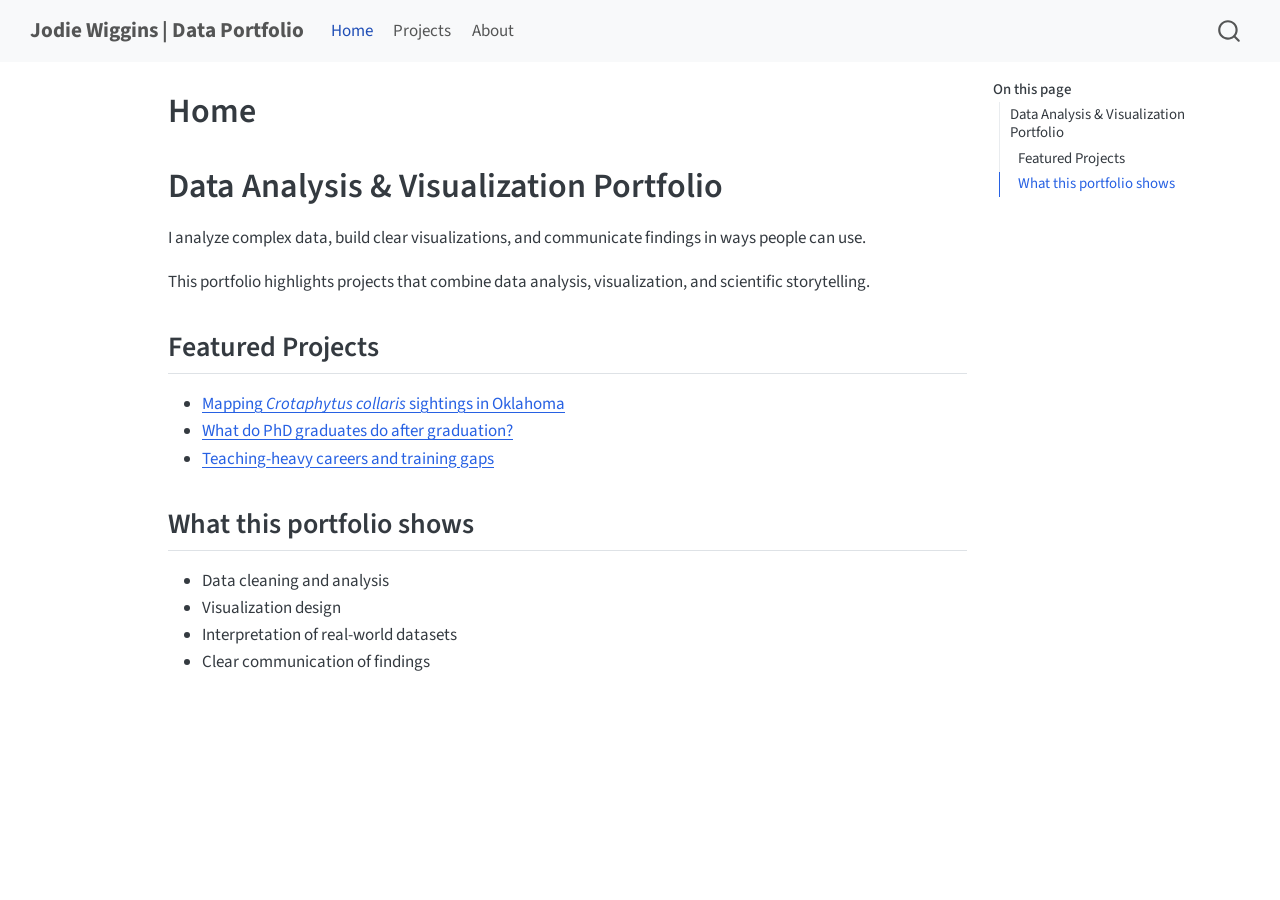
<file: index.html>
<!DOCTYPE html>
<html xmlns="http://www.w3.org/1999/xhtml" lang="en" xml:lang="en"><head>

<meta charset="utf-8">
<meta name="generator" content="quarto-1.8.26">

<meta name="viewport" content="width=device-width, initial-scale=1.0, user-scalable=yes">


<title>Home – Jodie Wiggins | Data Portfolio</title>
<style>
code{white-space: pre-wrap;}
span.smallcaps{font-variant: small-caps;}
div.columns{display: flex; gap: min(4vw, 1.5em);}
div.column{flex: auto; overflow-x: auto;}
div.hanging-indent{margin-left: 1.5em; text-indent: -1.5em;}
ul.task-list{list-style: none;}
ul.task-list li input[type="checkbox"] {
  width: 0.8em;
  margin: 0 0.8em 0.2em -1em; /* quarto-specific, see https://github.com/quarto-dev/quarto-cli/issues/4556 */ 
  vertical-align: middle;
}
</style>


<script src="site_libs/quarto-nav/quarto-nav.js"></script>
<script src="site_libs/quarto-nav/headroom.min.js"></script>
<script src="site_libs/clipboard/clipboard.min.js"></script>
<script src="site_libs/quarto-search/autocomplete.umd.js"></script>
<script src="site_libs/quarto-search/fuse.min.js"></script>
<script src="site_libs/quarto-search/quarto-search.js"></script>
<meta name="quarto:offset" content="./">
<script src="site_libs/quarto-html/quarto.js" type="module"></script>
<script src="site_libs/quarto-html/tabsets/tabsets.js" type="module"></script>
<script src="site_libs/quarto-html/axe/axe-check.js" type="module"></script>
<script src="site_libs/quarto-html/popper.min.js"></script>
<script src="site_libs/quarto-html/tippy.umd.min.js"></script>
<script src="site_libs/quarto-html/anchor.min.js"></script>
<link href="site_libs/quarto-html/tippy.css" rel="stylesheet">
<link href="site_libs/quarto-html/quarto-syntax-highlighting-587c61ba64f3a5504c4d52d930310e48.css" rel="stylesheet" id="quarto-text-highlighting-styles">
<script src="site_libs/bootstrap/bootstrap.min.js"></script>
<link href="site_libs/bootstrap/bootstrap-icons.css" rel="stylesheet">
<link href="site_libs/bootstrap/bootstrap-5b4ad623e5705c0698d39aec6f10cf02.min.css" rel="stylesheet" append-hash="true" id="quarto-bootstrap" data-mode="light">
<script id="quarto-search-options" type="application/json">{
  "location": "navbar",
  "copy-button": false,
  "collapse-after": 3,
  "panel-placement": "end",
  "type": "overlay",
  "limit": 50,
  "keyboard-shortcut": [
    "f",
    "/",
    "s"
  ],
  "show-item-context": false,
  "language": {
    "search-no-results-text": "No results",
    "search-matching-documents-text": "matching documents",
    "search-copy-link-title": "Copy link to search",
    "search-hide-matches-text": "Hide additional matches",
    "search-more-match-text": "more match in this document",
    "search-more-matches-text": "more matches in this document",
    "search-clear-button-title": "Clear",
    "search-text-placeholder": "",
    "search-detached-cancel-button-title": "Cancel",
    "search-submit-button-title": "Submit",
    "search-label": "Search"
  }
}</script>


<link rel="stylesheet" href="styles.css">
</head>

<body class="nav-fixed quarto-light">

<div id="quarto-search-results"></div>
  <header id="quarto-header" class="headroom fixed-top">
    <nav class="navbar navbar-expand-lg " data-bs-theme="dark">
      <div class="navbar-container container-fluid">
      <div class="navbar-brand-container mx-auto">
    <a class="navbar-brand" href="./index.html">
    <span class="navbar-title">Jodie Wiggins | Data Portfolio</span>
    </a>
  </div>
            <div id="quarto-search" class="" title="Search"></div>
          <button class="navbar-toggler" type="button" data-bs-toggle="collapse" data-bs-target="#navbarCollapse" aria-controls="navbarCollapse" role="menu" aria-expanded="false" aria-label="Toggle navigation" onclick="if (window.quartoToggleHeadroom) { window.quartoToggleHeadroom(); }">
  <span class="navbar-toggler-icon"></span>
</button>
          <div class="collapse navbar-collapse" id="navbarCollapse">
            <ul class="navbar-nav navbar-nav-scroll me-auto">
  <li class="nav-item">
    <a class="nav-link active" href="./index.html" aria-current="page"> 
<span class="menu-text">Home</span></a>
  </li>  
  <li class="nav-item">
    <a class="nav-link" href="./projects.html"> 
<span class="menu-text">Projects</span></a>
  </li>  
  <li class="nav-item">
    <a class="nav-link" href="./about.html"> 
<span class="menu-text">About</span></a>
  </li>  
</ul>
          </div> <!-- /navcollapse -->
            <div class="quarto-navbar-tools">
</div>
      </div> <!-- /container-fluid -->
    </nav>
</header>
<!-- content -->
<div id="quarto-content" class="quarto-container page-columns page-rows-contents page-layout-article page-navbar">
<!-- sidebar -->
<!-- margin-sidebar -->
    <div id="quarto-margin-sidebar" class="sidebar margin-sidebar">
        <nav id="TOC" role="doc-toc" class="toc-active">
    <h2 id="toc-title">On this page</h2>
   
  <ul>
  <li><a href="#data-analysis-visualization-portfolio" id="toc-data-analysis-visualization-portfolio" class="nav-link active" data-scroll-target="#data-analysis-visualization-portfolio">Data Analysis &amp; Visualization Portfolio</a>
  <ul class="collapse">
  <li><a href="#featured-projects" id="toc-featured-projects" class="nav-link" data-scroll-target="#featured-projects">Featured Projects</a></li>
  <li><a href="#what-this-portfolio-shows" id="toc-what-this-portfolio-shows" class="nav-link" data-scroll-target="#what-this-portfolio-shows">What this portfolio shows</a></li>
  </ul></li>
  </ul>
</nav>
    </div>
<!-- main -->
<main class="content" id="quarto-document-content">

<header id="title-block-header" class="quarto-title-block default">
<div class="quarto-title">
<h1 class="title">Home</h1>
</div>



<div class="quarto-title-meta">

    
  
    
  </div>
  


</header>


<section id="data-analysis-visualization-portfolio" class="level1">
<h1>Data Analysis &amp; Visualization Portfolio</h1>
<p>I analyze complex data, build clear visualizations, and communicate findings in ways people can use.</p>
<p>This portfolio highlights projects that combine data analysis, visualization, and scientific storytelling.</p>
<section id="featured-projects" class="level2">
<h2 class="anchored" data-anchor-id="featured-projects">Featured Projects</h2>
<ul>
<li><a href="./projects/collared-lizard.html">Mapping <em>Crotaphytus collaris</em> sightings in Oklahoma</a></li>
<li><a href="./projects/phd-careers.html">What do PhD graduates do after graduation?</a></li>
<li><a href="./projects/teaching-training.html">Teaching-heavy careers and training gaps</a></li>
</ul>
</section>
<section id="what-this-portfolio-shows" class="level2">
<h2 class="anchored" data-anchor-id="what-this-portfolio-shows">What this portfolio shows</h2>
<ul>
<li>Data cleaning and analysis</li>
<li>Visualization design</li>
<li>Interpretation of real-world datasets</li>
<li>Clear communication of findings</li>
</ul>


</section>
</section>

</main> <!-- /main -->
<script id="quarto-html-after-body" type="application/javascript">
  window.document.addEventListener("DOMContentLoaded", function (event) {
    const icon = "";
    const anchorJS = new window.AnchorJS();
    anchorJS.options = {
      placement: 'right',
      icon: icon
    };
    anchorJS.add('.anchored');
    const isCodeAnnotation = (el) => {
      for (const clz of el.classList) {
        if (clz.startsWith('code-annotation-')) {                     
          return true;
        }
      }
      return false;
    }
    const onCopySuccess = function(e) {
      // button target
      const button = e.trigger;
      // don't keep focus
      button.blur();
      // flash "checked"
      button.classList.add('code-copy-button-checked');
      var currentTitle = button.getAttribute("title");
      button.setAttribute("title", "Copied!");
      let tooltip;
      if (window.bootstrap) {
        button.setAttribute("data-bs-toggle", "tooltip");
        button.setAttribute("data-bs-placement", "left");
        button.setAttribute("data-bs-title", "Copied!");
        tooltip = new bootstrap.Tooltip(button, 
          { trigger: "manual", 
            customClass: "code-copy-button-tooltip",
            offset: [0, -8]});
        tooltip.show();    
      }
      setTimeout(function() {
        if (tooltip) {
          tooltip.hide();
          button.removeAttribute("data-bs-title");
          button.removeAttribute("data-bs-toggle");
          button.removeAttribute("data-bs-placement");
        }
        button.setAttribute("title", currentTitle);
        button.classList.remove('code-copy-button-checked');
      }, 1000);
      // clear code selection
      e.clearSelection();
    }
    const getTextToCopy = function(trigger) {
      const outerScaffold = trigger.parentElement.cloneNode(true);
      const codeEl = outerScaffold.querySelector('code');
      for (const childEl of codeEl.children) {
        if (isCodeAnnotation(childEl)) {
          childEl.remove();
        }
      }
      return codeEl.innerText;
    }
    const clipboard = new window.ClipboardJS('.code-copy-button:not([data-in-quarto-modal])', {
      text: getTextToCopy
    });
    clipboard.on('success', onCopySuccess);
    if (window.document.getElementById('quarto-embedded-source-code-modal')) {
      const clipboardModal = new window.ClipboardJS('.code-copy-button[data-in-quarto-modal]', {
        text: getTextToCopy,
        container: window.document.getElementById('quarto-embedded-source-code-modal')
      });
      clipboardModal.on('success', onCopySuccess);
    }
      var localhostRegex = new RegExp(/^(?:http|https):\/\/localhost\:?[0-9]*\//);
      var mailtoRegex = new RegExp(/^mailto:/);
        var filterRegex = new RegExp('/' + window.location.host + '/');
      var isInternal = (href) => {
          return filterRegex.test(href) || localhostRegex.test(href) || mailtoRegex.test(href);
      }
      // Inspect non-navigation links and adorn them if external
     var links = window.document.querySelectorAll('a[href]:not(.nav-link):not(.navbar-brand):not(.toc-action):not(.sidebar-link):not(.sidebar-item-toggle):not(.pagination-link):not(.no-external):not([aria-hidden]):not(.dropdown-item):not(.quarto-navigation-tool):not(.about-link)');
      for (var i=0; i<links.length; i++) {
        const link = links[i];
        if (!isInternal(link.href)) {
          // undo the damage that might have been done by quarto-nav.js in the case of
          // links that we want to consider external
          if (link.dataset.originalHref !== undefined) {
            link.href = link.dataset.originalHref;
          }
        }
      }
    function tippyHover(el, contentFn, onTriggerFn, onUntriggerFn) {
      const config = {
        allowHTML: true,
        maxWidth: 500,
        delay: 100,
        arrow: false,
        appendTo: function(el) {
            return el.parentElement;
        },
        interactive: true,
        interactiveBorder: 10,
        theme: 'quarto',
        placement: 'bottom-start',
      };
      if (contentFn) {
        config.content = contentFn;
      }
      if (onTriggerFn) {
        config.onTrigger = onTriggerFn;
      }
      if (onUntriggerFn) {
        config.onUntrigger = onUntriggerFn;
      }
      window.tippy(el, config); 
    }
    const noterefs = window.document.querySelectorAll('a[role="doc-noteref"]');
    for (var i=0; i<noterefs.length; i++) {
      const ref = noterefs[i];
      tippyHover(ref, function() {
        // use id or data attribute instead here
        let href = ref.getAttribute('data-footnote-href') || ref.getAttribute('href');
        try { href = new URL(href).hash; } catch {}
        const id = href.replace(/^#\/?/, "");
        const note = window.document.getElementById(id);
        if (note) {
          return note.innerHTML;
        } else {
          return "";
        }
      });
    }
    const xrefs = window.document.querySelectorAll('a.quarto-xref');
    const processXRef = (id, note) => {
      // Strip column container classes
      const stripColumnClz = (el) => {
        el.classList.remove("page-full", "page-columns");
        if (el.children) {
          for (const child of el.children) {
            stripColumnClz(child);
          }
        }
      }
      stripColumnClz(note)
      if (id === null || id.startsWith('sec-')) {
        // Special case sections, only their first couple elements
        const container = document.createElement("div");
        if (note.children && note.children.length > 2) {
          container.appendChild(note.children[0].cloneNode(true));
          for (let i = 1; i < note.children.length; i++) {
            const child = note.children[i];
            if (child.tagName === "P" && child.innerText === "") {
              continue;
            } else {
              container.appendChild(child.cloneNode(true));
              break;
            }
          }
          if (window.Quarto?.typesetMath) {
            window.Quarto.typesetMath(container);
          }
          return container.innerHTML
        } else {
          if (window.Quarto?.typesetMath) {
            window.Quarto.typesetMath(note);
          }
          return note.innerHTML;
        }
      } else {
        // Remove any anchor links if they are present
        const anchorLink = note.querySelector('a.anchorjs-link');
        if (anchorLink) {
          anchorLink.remove();
        }
        if (window.Quarto?.typesetMath) {
          window.Quarto.typesetMath(note);
        }
        if (note.classList.contains("callout")) {
          return note.outerHTML;
        } else {
          return note.innerHTML;
        }
      }
    }
    for (var i=0; i<xrefs.length; i++) {
      const xref = xrefs[i];
      tippyHover(xref, undefined, function(instance) {
        instance.disable();
        let url = xref.getAttribute('href');
        let hash = undefined; 
        if (url.startsWith('#')) {
          hash = url;
        } else {
          try { hash = new URL(url).hash; } catch {}
        }
        if (hash) {
          const id = hash.replace(/^#\/?/, "");
          const note = window.document.getElementById(id);
          if (note !== null) {
            try {
              const html = processXRef(id, note.cloneNode(true));
              instance.setContent(html);
            } finally {
              instance.enable();
              instance.show();
            }
          } else {
            // See if we can fetch this
            fetch(url.split('#')[0])
            .then(res => res.text())
            .then(html => {
              const parser = new DOMParser();
              const htmlDoc = parser.parseFromString(html, "text/html");
              const note = htmlDoc.getElementById(id);
              if (note !== null) {
                const html = processXRef(id, note);
                instance.setContent(html);
              } 
            }).finally(() => {
              instance.enable();
              instance.show();
            });
          }
        } else {
          // See if we can fetch a full url (with no hash to target)
          // This is a special case and we should probably do some content thinning / targeting
          fetch(url)
          .then(res => res.text())
          .then(html => {
            const parser = new DOMParser();
            const htmlDoc = parser.parseFromString(html, "text/html");
            const note = htmlDoc.querySelector('main.content');
            if (note !== null) {
              // This should only happen for chapter cross references
              // (since there is no id in the URL)
              // remove the first header
              if (note.children.length > 0 && note.children[0].tagName === "HEADER") {
                note.children[0].remove();
              }
              const html = processXRef(null, note);
              instance.setContent(html);
            } 
          }).finally(() => {
            instance.enable();
            instance.show();
          });
        }
      }, function(instance) {
      });
    }
        let selectedAnnoteEl;
        const selectorForAnnotation = ( cell, annotation) => {
          let cellAttr = 'data-code-cell="' + cell + '"';
          let lineAttr = 'data-code-annotation="' +  annotation + '"';
          const selector = 'span[' + cellAttr + '][' + lineAttr + ']';
          return selector;
        }
        const selectCodeLines = (annoteEl) => {
          const doc = window.document;
          const targetCell = annoteEl.getAttribute("data-target-cell");
          const targetAnnotation = annoteEl.getAttribute("data-target-annotation");
          const annoteSpan = window.document.querySelector(selectorForAnnotation(targetCell, targetAnnotation));
          const lines = annoteSpan.getAttribute("data-code-lines").split(",");
          const lineIds = lines.map((line) => {
            return targetCell + "-" + line;
          })
          let top = null;
          let height = null;
          let parent = null;
          if (lineIds.length > 0) {
              //compute the position of the single el (top and bottom and make a div)
              const el = window.document.getElementById(lineIds[0]);
              top = el.offsetTop;
              height = el.offsetHeight;
              parent = el.parentElement.parentElement;
            if (lineIds.length > 1) {
              const lastEl = window.document.getElementById(lineIds[lineIds.length - 1]);
              const bottom = lastEl.offsetTop + lastEl.offsetHeight;
              height = bottom - top;
            }
            if (top !== null && height !== null && parent !== null) {
              // cook up a div (if necessary) and position it 
              let div = window.document.getElementById("code-annotation-line-highlight");
              if (div === null) {
                div = window.document.createElement("div");
                div.setAttribute("id", "code-annotation-line-highlight");
                div.style.position = 'absolute';
                parent.appendChild(div);
              }
              div.style.top = top - 2 + "px";
              div.style.height = height + 4 + "px";
              div.style.left = 0;
              let gutterDiv = window.document.getElementById("code-annotation-line-highlight-gutter");
              if (gutterDiv === null) {
                gutterDiv = window.document.createElement("div");
                gutterDiv.setAttribute("id", "code-annotation-line-highlight-gutter");
                gutterDiv.style.position = 'absolute';
                const codeCell = window.document.getElementById(targetCell);
                const gutter = codeCell.querySelector('.code-annotation-gutter');
                gutter.appendChild(gutterDiv);
              }
              gutterDiv.style.top = top - 2 + "px";
              gutterDiv.style.height = height + 4 + "px";
            }
            selectedAnnoteEl = annoteEl;
          }
        };
        const unselectCodeLines = () => {
          const elementsIds = ["code-annotation-line-highlight", "code-annotation-line-highlight-gutter"];
          elementsIds.forEach((elId) => {
            const div = window.document.getElementById(elId);
            if (div) {
              div.remove();
            }
          });
          selectedAnnoteEl = undefined;
        };
          // Handle positioning of the toggle
      window.addEventListener(
        "resize",
        throttle(() => {
          elRect = undefined;
          if (selectedAnnoteEl) {
            selectCodeLines(selectedAnnoteEl);
          }
        }, 10)
      );
      function throttle(fn, ms) {
      let throttle = false;
      let timer;
        return (...args) => {
          if(!throttle) { // first call gets through
              fn.apply(this, args);
              throttle = true;
          } else { // all the others get throttled
              if(timer) clearTimeout(timer); // cancel #2
              timer = setTimeout(() => {
                fn.apply(this, args);
                timer = throttle = false;
              }, ms);
          }
        };
      }
        // Attach click handler to the DT
        const annoteDls = window.document.querySelectorAll('dt[data-target-cell]');
        for (const annoteDlNode of annoteDls) {
          annoteDlNode.addEventListener('click', (event) => {
            const clickedEl = event.target;
            if (clickedEl !== selectedAnnoteEl) {
              unselectCodeLines();
              const activeEl = window.document.querySelector('dt[data-target-cell].code-annotation-active');
              if (activeEl) {
                activeEl.classList.remove('code-annotation-active');
              }
              selectCodeLines(clickedEl);
              clickedEl.classList.add('code-annotation-active');
            } else {
              // Unselect the line
              unselectCodeLines();
              clickedEl.classList.remove('code-annotation-active');
            }
          });
        }
    const findCites = (el) => {
      const parentEl = el.parentElement;
      if (parentEl) {
        const cites = parentEl.dataset.cites;
        if (cites) {
          return {
            el,
            cites: cites.split(' ')
          };
        } else {
          return findCites(el.parentElement)
        }
      } else {
        return undefined;
      }
    };
    var bibliorefs = window.document.querySelectorAll('a[role="doc-biblioref"]');
    for (var i=0; i<bibliorefs.length; i++) {
      const ref = bibliorefs[i];
      const citeInfo = findCites(ref);
      if (citeInfo) {
        tippyHover(citeInfo.el, function() {
          var popup = window.document.createElement('div');
          citeInfo.cites.forEach(function(cite) {
            var citeDiv = window.document.createElement('div');
            citeDiv.classList.add('hanging-indent');
            citeDiv.classList.add('csl-entry');
            var biblioDiv = window.document.getElementById('ref-' + cite);
            if (biblioDiv) {
              citeDiv.innerHTML = biblioDiv.innerHTML;
            }
            popup.appendChild(citeDiv);
          });
          return popup.innerHTML;
        });
      }
    }
  });
  </script>
</div> <!-- /content -->




</body></html>
</file>
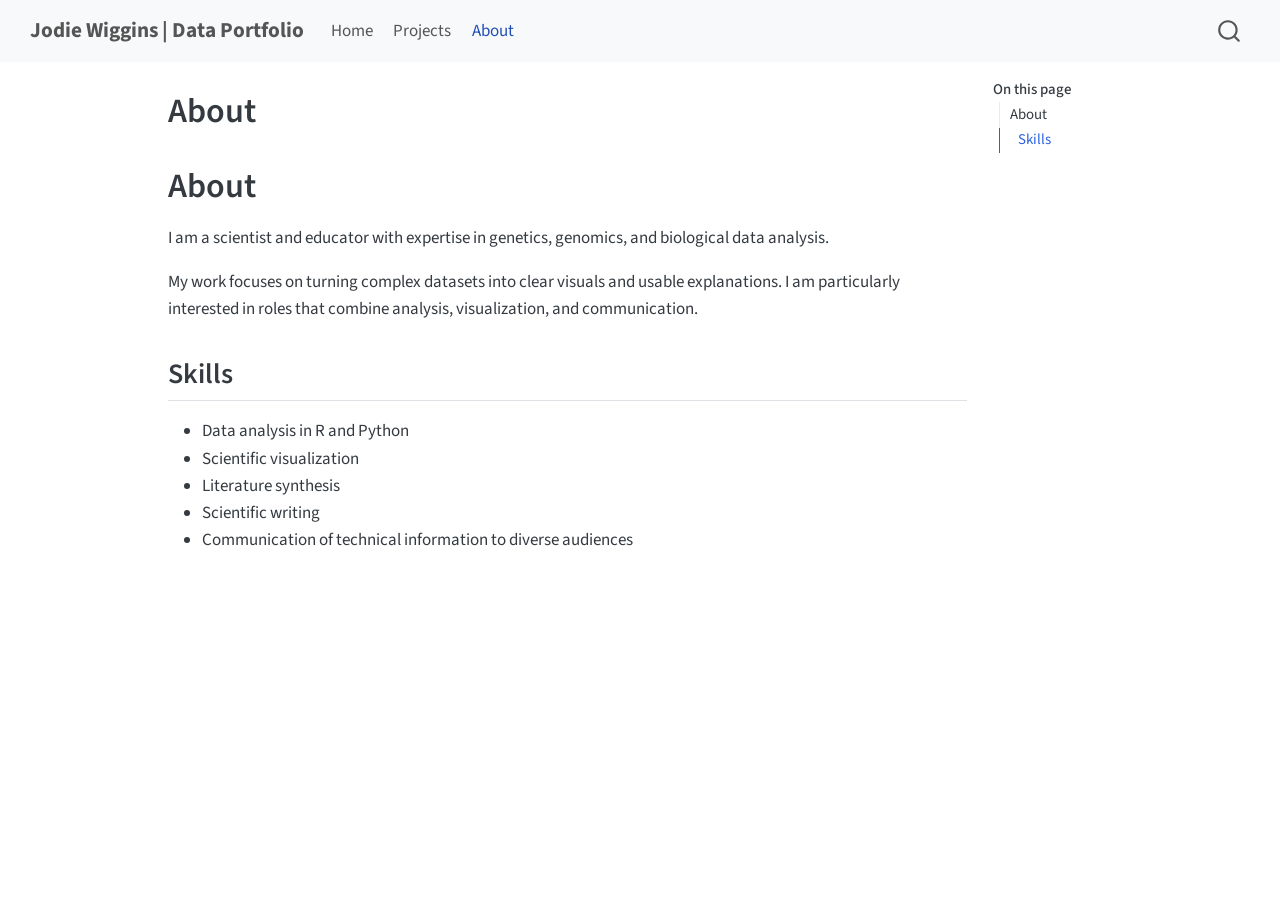
<file: about.html>
<!DOCTYPE html>
<html xmlns="http://www.w3.org/1999/xhtml" lang="en" xml:lang="en"><head>

<meta charset="utf-8">
<meta name="generator" content="quarto-1.8.26">

<meta name="viewport" content="width=device-width, initial-scale=1.0, user-scalable=yes">


<title>About – Jodie Wiggins | Data Portfolio</title>
<style>
code{white-space: pre-wrap;}
span.smallcaps{font-variant: small-caps;}
div.columns{display: flex; gap: min(4vw, 1.5em);}
div.column{flex: auto; overflow-x: auto;}
div.hanging-indent{margin-left: 1.5em; text-indent: -1.5em;}
ul.task-list{list-style: none;}
ul.task-list li input[type="checkbox"] {
  width: 0.8em;
  margin: 0 0.8em 0.2em -1em; /* quarto-specific, see https://github.com/quarto-dev/quarto-cli/issues/4556 */ 
  vertical-align: middle;
}
</style>


<script src="site_libs/quarto-nav/quarto-nav.js"></script>
<script src="site_libs/quarto-nav/headroom.min.js"></script>
<script src="site_libs/clipboard/clipboard.min.js"></script>
<script src="site_libs/quarto-search/autocomplete.umd.js"></script>
<script src="site_libs/quarto-search/fuse.min.js"></script>
<script src="site_libs/quarto-search/quarto-search.js"></script>
<meta name="quarto:offset" content="./">
<script src="site_libs/quarto-html/quarto.js" type="module"></script>
<script src="site_libs/quarto-html/tabsets/tabsets.js" type="module"></script>
<script src="site_libs/quarto-html/axe/axe-check.js" type="module"></script>
<script src="site_libs/quarto-html/popper.min.js"></script>
<script src="site_libs/quarto-html/tippy.umd.min.js"></script>
<script src="site_libs/quarto-html/anchor.min.js"></script>
<link href="site_libs/quarto-html/tippy.css" rel="stylesheet">
<link href="site_libs/quarto-html/quarto-syntax-highlighting-587c61ba64f3a5504c4d52d930310e48.css" rel="stylesheet" id="quarto-text-highlighting-styles">
<script src="site_libs/bootstrap/bootstrap.min.js"></script>
<link href="site_libs/bootstrap/bootstrap-icons.css" rel="stylesheet">
<link href="site_libs/bootstrap/bootstrap-5b4ad623e5705c0698d39aec6f10cf02.min.css" rel="stylesheet" append-hash="true" id="quarto-bootstrap" data-mode="light">
<script id="quarto-search-options" type="application/json">{
  "location": "navbar",
  "copy-button": false,
  "collapse-after": 3,
  "panel-placement": "end",
  "type": "overlay",
  "limit": 50,
  "keyboard-shortcut": [
    "f",
    "/",
    "s"
  ],
  "show-item-context": false,
  "language": {
    "search-no-results-text": "No results",
    "search-matching-documents-text": "matching documents",
    "search-copy-link-title": "Copy link to search",
    "search-hide-matches-text": "Hide additional matches",
    "search-more-match-text": "more match in this document",
    "search-more-matches-text": "more matches in this document",
    "search-clear-button-title": "Clear",
    "search-text-placeholder": "",
    "search-detached-cancel-button-title": "Cancel",
    "search-submit-button-title": "Submit",
    "search-label": "Search"
  }
}</script>


<link rel="stylesheet" href="styles.css">
</head>

<body class="nav-fixed quarto-light">

<div id="quarto-search-results"></div>
  <header id="quarto-header" class="headroom fixed-top">
    <nav class="navbar navbar-expand-lg " data-bs-theme="dark">
      <div class="navbar-container container-fluid">
      <div class="navbar-brand-container mx-auto">
    <a class="navbar-brand" href="./index.html">
    <span class="navbar-title">Jodie Wiggins | Data Portfolio</span>
    </a>
  </div>
            <div id="quarto-search" class="" title="Search"></div>
          <button class="navbar-toggler" type="button" data-bs-toggle="collapse" data-bs-target="#navbarCollapse" aria-controls="navbarCollapse" role="menu" aria-expanded="false" aria-label="Toggle navigation" onclick="if (window.quartoToggleHeadroom) { window.quartoToggleHeadroom(); }">
  <span class="navbar-toggler-icon"></span>
</button>
          <div class="collapse navbar-collapse" id="navbarCollapse">
            <ul class="navbar-nav navbar-nav-scroll me-auto">
  <li class="nav-item">
    <a class="nav-link" href="./index.html"> 
<span class="menu-text">Home</span></a>
  </li>  
  <li class="nav-item">
    <a class="nav-link" href="./projects.html"> 
<span class="menu-text">Projects</span></a>
  </li>  
  <li class="nav-item">
    <a class="nav-link active" href="./about.html" aria-current="page"> 
<span class="menu-text">About</span></a>
  </li>  
</ul>
          </div> <!-- /navcollapse -->
            <div class="quarto-navbar-tools">
</div>
      </div> <!-- /container-fluid -->
    </nav>
</header>
<!-- content -->
<div id="quarto-content" class="quarto-container page-columns page-rows-contents page-layout-article page-navbar">
<!-- sidebar -->
<!-- margin-sidebar -->
    <div id="quarto-margin-sidebar" class="sidebar margin-sidebar">
        <nav id="TOC" role="doc-toc" class="toc-active">
    <h2 id="toc-title">On this page</h2>
   
  <ul>
  <li><a href="#about" id="toc-about" class="nav-link active" data-scroll-target="#about">About</a>
  <ul class="collapse">
  <li><a href="#skills" id="toc-skills" class="nav-link" data-scroll-target="#skills">Skills</a></li>
  </ul></li>
  </ul>
</nav>
    </div>
<!-- main -->
<main class="content" id="quarto-document-content">

<header id="title-block-header" class="quarto-title-block default">
<div class="quarto-title">
<h1 class="title">About</h1>
</div>



<div class="quarto-title-meta">

    
  
    
  </div>
  


</header>


<section id="about" class="level1">
<h1>About</h1>
<p>I am a scientist and educator with expertise in genetics, genomics, and biological data analysis.</p>
<p>My work focuses on turning complex datasets into clear visuals and usable explanations. I am particularly interested in roles that combine analysis, visualization, and communication.</p>
<section id="skills" class="level2">
<h2 class="anchored" data-anchor-id="skills">Skills</h2>
<ul>
<li>Data analysis in R and Python</li>
<li>Scientific visualization</li>
<li>Literature synthesis</li>
<li>Scientific writing</li>
<li>Communication of technical information to diverse audiences</li>
</ul>


</section>
</section>

</main> <!-- /main -->
<script id="quarto-html-after-body" type="application/javascript">
  window.document.addEventListener("DOMContentLoaded", function (event) {
    const icon = "";
    const anchorJS = new window.AnchorJS();
    anchorJS.options = {
      placement: 'right',
      icon: icon
    };
    anchorJS.add('.anchored');
    const isCodeAnnotation = (el) => {
      for (const clz of el.classList) {
        if (clz.startsWith('code-annotation-')) {                     
          return true;
        }
      }
      return false;
    }
    const onCopySuccess = function(e) {
      // button target
      const button = e.trigger;
      // don't keep focus
      button.blur();
      // flash "checked"
      button.classList.add('code-copy-button-checked');
      var currentTitle = button.getAttribute("title");
      button.setAttribute("title", "Copied!");
      let tooltip;
      if (window.bootstrap) {
        button.setAttribute("data-bs-toggle", "tooltip");
        button.setAttribute("data-bs-placement", "left");
        button.setAttribute("data-bs-title", "Copied!");
        tooltip = new bootstrap.Tooltip(button, 
          { trigger: "manual", 
            customClass: "code-copy-button-tooltip",
            offset: [0, -8]});
        tooltip.show();    
      }
      setTimeout(function() {
        if (tooltip) {
          tooltip.hide();
          button.removeAttribute("data-bs-title");
          button.removeAttribute("data-bs-toggle");
          button.removeAttribute("data-bs-placement");
        }
        button.setAttribute("title", currentTitle);
        button.classList.remove('code-copy-button-checked');
      }, 1000);
      // clear code selection
      e.clearSelection();
    }
    const getTextToCopy = function(trigger) {
      const outerScaffold = trigger.parentElement.cloneNode(true);
      const codeEl = outerScaffold.querySelector('code');
      for (const childEl of codeEl.children) {
        if (isCodeAnnotation(childEl)) {
          childEl.remove();
        }
      }
      return codeEl.innerText;
    }
    const clipboard = new window.ClipboardJS('.code-copy-button:not([data-in-quarto-modal])', {
      text: getTextToCopy
    });
    clipboard.on('success', onCopySuccess);
    if (window.document.getElementById('quarto-embedded-source-code-modal')) {
      const clipboardModal = new window.ClipboardJS('.code-copy-button[data-in-quarto-modal]', {
        text: getTextToCopy,
        container: window.document.getElementById('quarto-embedded-source-code-modal')
      });
      clipboardModal.on('success', onCopySuccess);
    }
      var localhostRegex = new RegExp(/^(?:http|https):\/\/localhost\:?[0-9]*\//);
      var mailtoRegex = new RegExp(/^mailto:/);
        var filterRegex = new RegExp('/' + window.location.host + '/');
      var isInternal = (href) => {
          return filterRegex.test(href) || localhostRegex.test(href) || mailtoRegex.test(href);
      }
      // Inspect non-navigation links and adorn them if external
     var links = window.document.querySelectorAll('a[href]:not(.nav-link):not(.navbar-brand):not(.toc-action):not(.sidebar-link):not(.sidebar-item-toggle):not(.pagination-link):not(.no-external):not([aria-hidden]):not(.dropdown-item):not(.quarto-navigation-tool):not(.about-link)');
      for (var i=0; i<links.length; i++) {
        const link = links[i];
        if (!isInternal(link.href)) {
          // undo the damage that might have been done by quarto-nav.js in the case of
          // links that we want to consider external
          if (link.dataset.originalHref !== undefined) {
            link.href = link.dataset.originalHref;
          }
        }
      }
    function tippyHover(el, contentFn, onTriggerFn, onUntriggerFn) {
      const config = {
        allowHTML: true,
        maxWidth: 500,
        delay: 100,
        arrow: false,
        appendTo: function(el) {
            return el.parentElement;
        },
        interactive: true,
        interactiveBorder: 10,
        theme: 'quarto',
        placement: 'bottom-start',
      };
      if (contentFn) {
        config.content = contentFn;
      }
      if (onTriggerFn) {
        config.onTrigger = onTriggerFn;
      }
      if (onUntriggerFn) {
        config.onUntrigger = onUntriggerFn;
      }
      window.tippy(el, config); 
    }
    const noterefs = window.document.querySelectorAll('a[role="doc-noteref"]');
    for (var i=0; i<noterefs.length; i++) {
      const ref = noterefs[i];
      tippyHover(ref, function() {
        // use id or data attribute instead here
        let href = ref.getAttribute('data-footnote-href') || ref.getAttribute('href');
        try { href = new URL(href).hash; } catch {}
        const id = href.replace(/^#\/?/, "");
        const note = window.document.getElementById(id);
        if (note) {
          return note.innerHTML;
        } else {
          return "";
        }
      });
    }
    const xrefs = window.document.querySelectorAll('a.quarto-xref');
    const processXRef = (id, note) => {
      // Strip column container classes
      const stripColumnClz = (el) => {
        el.classList.remove("page-full", "page-columns");
        if (el.children) {
          for (const child of el.children) {
            stripColumnClz(child);
          }
        }
      }
      stripColumnClz(note)
      if (id === null || id.startsWith('sec-')) {
        // Special case sections, only their first couple elements
        const container = document.createElement("div");
        if (note.children && note.children.length > 2) {
          container.appendChild(note.children[0].cloneNode(true));
          for (let i = 1; i < note.children.length; i++) {
            const child = note.children[i];
            if (child.tagName === "P" && child.innerText === "") {
              continue;
            } else {
              container.appendChild(child.cloneNode(true));
              break;
            }
          }
          if (window.Quarto?.typesetMath) {
            window.Quarto.typesetMath(container);
          }
          return container.innerHTML
        } else {
          if (window.Quarto?.typesetMath) {
            window.Quarto.typesetMath(note);
          }
          return note.innerHTML;
        }
      } else {
        // Remove any anchor links if they are present
        const anchorLink = note.querySelector('a.anchorjs-link');
        if (anchorLink) {
          anchorLink.remove();
        }
        if (window.Quarto?.typesetMath) {
          window.Quarto.typesetMath(note);
        }
        if (note.classList.contains("callout")) {
          return note.outerHTML;
        } else {
          return note.innerHTML;
        }
      }
    }
    for (var i=0; i<xrefs.length; i++) {
      const xref = xrefs[i];
      tippyHover(xref, undefined, function(instance) {
        instance.disable();
        let url = xref.getAttribute('href');
        let hash = undefined; 
        if (url.startsWith('#')) {
          hash = url;
        } else {
          try { hash = new URL(url).hash; } catch {}
        }
        if (hash) {
          const id = hash.replace(/^#\/?/, "");
          const note = window.document.getElementById(id);
          if (note !== null) {
            try {
              const html = processXRef(id, note.cloneNode(true));
              instance.setContent(html);
            } finally {
              instance.enable();
              instance.show();
            }
          } else {
            // See if we can fetch this
            fetch(url.split('#')[0])
            .then(res => res.text())
            .then(html => {
              const parser = new DOMParser();
              const htmlDoc = parser.parseFromString(html, "text/html");
              const note = htmlDoc.getElementById(id);
              if (note !== null) {
                const html = processXRef(id, note);
                instance.setContent(html);
              } 
            }).finally(() => {
              instance.enable();
              instance.show();
            });
          }
        } else {
          // See if we can fetch a full url (with no hash to target)
          // This is a special case and we should probably do some content thinning / targeting
          fetch(url)
          .then(res => res.text())
          .then(html => {
            const parser = new DOMParser();
            const htmlDoc = parser.parseFromString(html, "text/html");
            const note = htmlDoc.querySelector('main.content');
            if (note !== null) {
              // This should only happen for chapter cross references
              // (since there is no id in the URL)
              // remove the first header
              if (note.children.length > 0 && note.children[0].tagName === "HEADER") {
                note.children[0].remove();
              }
              const html = processXRef(null, note);
              instance.setContent(html);
            } 
          }).finally(() => {
            instance.enable();
            instance.show();
          });
        }
      }, function(instance) {
      });
    }
        let selectedAnnoteEl;
        const selectorForAnnotation = ( cell, annotation) => {
          let cellAttr = 'data-code-cell="' + cell + '"';
          let lineAttr = 'data-code-annotation="' +  annotation + '"';
          const selector = 'span[' + cellAttr + '][' + lineAttr + ']';
          return selector;
        }
        const selectCodeLines = (annoteEl) => {
          const doc = window.document;
          const targetCell = annoteEl.getAttribute("data-target-cell");
          const targetAnnotation = annoteEl.getAttribute("data-target-annotation");
          const annoteSpan = window.document.querySelector(selectorForAnnotation(targetCell, targetAnnotation));
          const lines = annoteSpan.getAttribute("data-code-lines").split(",");
          const lineIds = lines.map((line) => {
            return targetCell + "-" + line;
          })
          let top = null;
          let height = null;
          let parent = null;
          if (lineIds.length > 0) {
              //compute the position of the single el (top and bottom and make a div)
              const el = window.document.getElementById(lineIds[0]);
              top = el.offsetTop;
              height = el.offsetHeight;
              parent = el.parentElement.parentElement;
            if (lineIds.length > 1) {
              const lastEl = window.document.getElementById(lineIds[lineIds.length - 1]);
              const bottom = lastEl.offsetTop + lastEl.offsetHeight;
              height = bottom - top;
            }
            if (top !== null && height !== null && parent !== null) {
              // cook up a div (if necessary) and position it 
              let div = window.document.getElementById("code-annotation-line-highlight");
              if (div === null) {
                div = window.document.createElement("div");
                div.setAttribute("id", "code-annotation-line-highlight");
                div.style.position = 'absolute';
                parent.appendChild(div);
              }
              div.style.top = top - 2 + "px";
              div.style.height = height + 4 + "px";
              div.style.left = 0;
              let gutterDiv = window.document.getElementById("code-annotation-line-highlight-gutter");
              if (gutterDiv === null) {
                gutterDiv = window.document.createElement("div");
                gutterDiv.setAttribute("id", "code-annotation-line-highlight-gutter");
                gutterDiv.style.position = 'absolute';
                const codeCell = window.document.getElementById(targetCell);
                const gutter = codeCell.querySelector('.code-annotation-gutter');
                gutter.appendChild(gutterDiv);
              }
              gutterDiv.style.top = top - 2 + "px";
              gutterDiv.style.height = height + 4 + "px";
            }
            selectedAnnoteEl = annoteEl;
          }
        };
        const unselectCodeLines = () => {
          const elementsIds = ["code-annotation-line-highlight", "code-annotation-line-highlight-gutter"];
          elementsIds.forEach((elId) => {
            const div = window.document.getElementById(elId);
            if (div) {
              div.remove();
            }
          });
          selectedAnnoteEl = undefined;
        };
          // Handle positioning of the toggle
      window.addEventListener(
        "resize",
        throttle(() => {
          elRect = undefined;
          if (selectedAnnoteEl) {
            selectCodeLines(selectedAnnoteEl);
          }
        }, 10)
      );
      function throttle(fn, ms) {
      let throttle = false;
      let timer;
        return (...args) => {
          if(!throttle) { // first call gets through
              fn.apply(this, args);
              throttle = true;
          } else { // all the others get throttled
              if(timer) clearTimeout(timer); // cancel #2
              timer = setTimeout(() => {
                fn.apply(this, args);
                timer = throttle = false;
              }, ms);
          }
        };
      }
        // Attach click handler to the DT
        const annoteDls = window.document.querySelectorAll('dt[data-target-cell]');
        for (const annoteDlNode of annoteDls) {
          annoteDlNode.addEventListener('click', (event) => {
            const clickedEl = event.target;
            if (clickedEl !== selectedAnnoteEl) {
              unselectCodeLines();
              const activeEl = window.document.querySelector('dt[data-target-cell].code-annotation-active');
              if (activeEl) {
                activeEl.classList.remove('code-annotation-active');
              }
              selectCodeLines(clickedEl);
              clickedEl.classList.add('code-annotation-active');
            } else {
              // Unselect the line
              unselectCodeLines();
              clickedEl.classList.remove('code-annotation-active');
            }
          });
        }
    const findCites = (el) => {
      const parentEl = el.parentElement;
      if (parentEl) {
        const cites = parentEl.dataset.cites;
        if (cites) {
          return {
            el,
            cites: cites.split(' ')
          };
        } else {
          return findCites(el.parentElement)
        }
      } else {
        return undefined;
      }
    };
    var bibliorefs = window.document.querySelectorAll('a[role="doc-biblioref"]');
    for (var i=0; i<bibliorefs.length; i++) {
      const ref = bibliorefs[i];
      const citeInfo = findCites(ref);
      if (citeInfo) {
        tippyHover(citeInfo.el, function() {
          var popup = window.document.createElement('div');
          citeInfo.cites.forEach(function(cite) {
            var citeDiv = window.document.createElement('div');
            citeDiv.classList.add('hanging-indent');
            citeDiv.classList.add('csl-entry');
            var biblioDiv = window.document.getElementById('ref-' + cite);
            if (biblioDiv) {
              citeDiv.innerHTML = biblioDiv.innerHTML;
            }
            popup.appendChild(citeDiv);
          });
          return popup.innerHTML;
        });
      }
    }
  });
  </script>
</div> <!-- /content -->




</body></html>
</file>
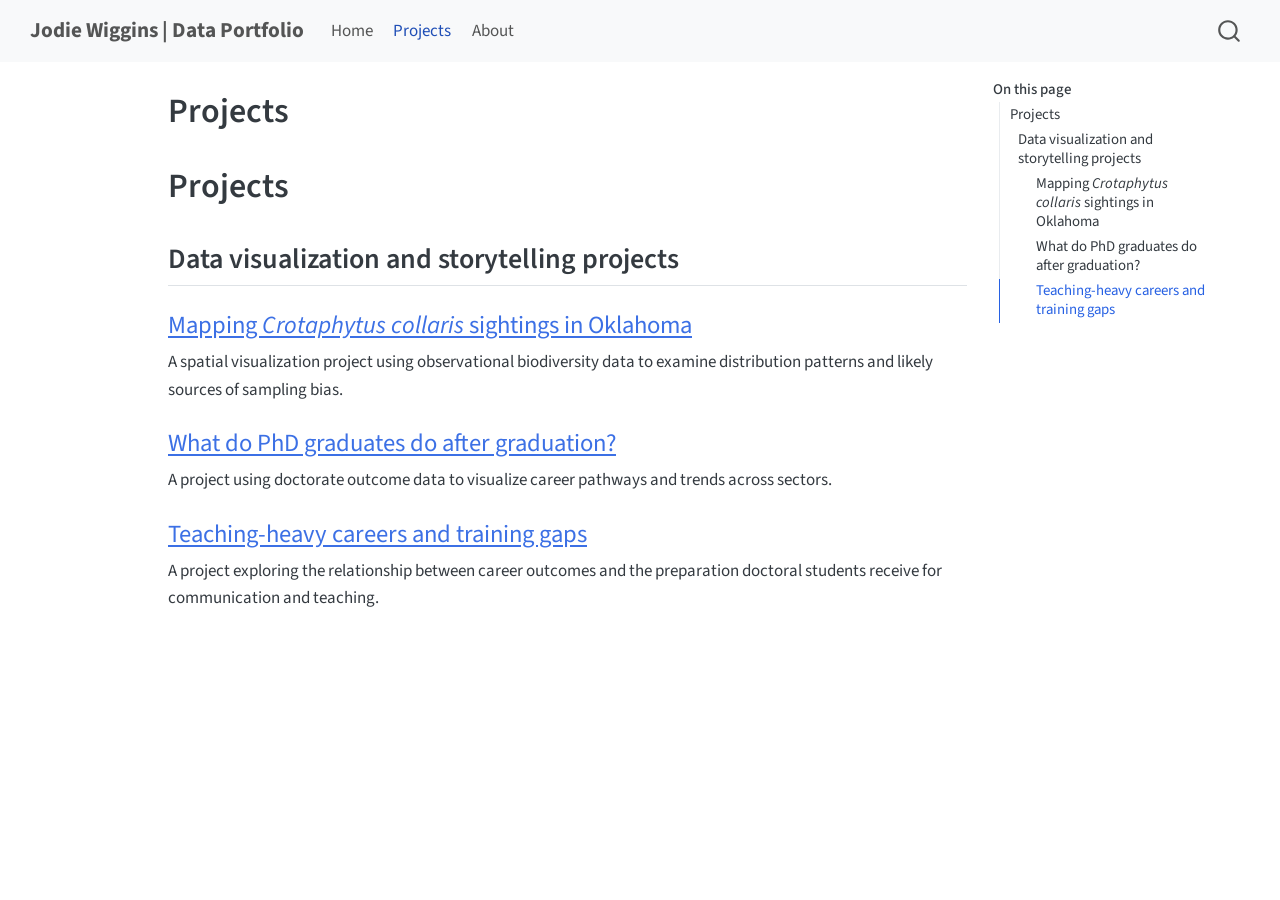
<file: projects.html>
<!DOCTYPE html>
<html xmlns="http://www.w3.org/1999/xhtml" lang="en" xml:lang="en"><head>

<meta charset="utf-8">
<meta name="generator" content="quarto-1.8.26">

<meta name="viewport" content="width=device-width, initial-scale=1.0, user-scalable=yes">


<title>Projects – Jodie Wiggins | Data Portfolio</title>
<style>
code{white-space: pre-wrap;}
span.smallcaps{font-variant: small-caps;}
div.columns{display: flex; gap: min(4vw, 1.5em);}
div.column{flex: auto; overflow-x: auto;}
div.hanging-indent{margin-left: 1.5em; text-indent: -1.5em;}
ul.task-list{list-style: none;}
ul.task-list li input[type="checkbox"] {
  width: 0.8em;
  margin: 0 0.8em 0.2em -1em; /* quarto-specific, see https://github.com/quarto-dev/quarto-cli/issues/4556 */ 
  vertical-align: middle;
}
</style>


<script src="site_libs/quarto-nav/quarto-nav.js"></script>
<script src="site_libs/quarto-nav/headroom.min.js"></script>
<script src="site_libs/clipboard/clipboard.min.js"></script>
<script src="site_libs/quarto-search/autocomplete.umd.js"></script>
<script src="site_libs/quarto-search/fuse.min.js"></script>
<script src="site_libs/quarto-search/quarto-search.js"></script>
<meta name="quarto:offset" content="./">
<script src="site_libs/quarto-html/quarto.js" type="module"></script>
<script src="site_libs/quarto-html/tabsets/tabsets.js" type="module"></script>
<script src="site_libs/quarto-html/axe/axe-check.js" type="module"></script>
<script src="site_libs/quarto-html/popper.min.js"></script>
<script src="site_libs/quarto-html/tippy.umd.min.js"></script>
<script src="site_libs/quarto-html/anchor.min.js"></script>
<link href="site_libs/quarto-html/tippy.css" rel="stylesheet">
<link href="site_libs/quarto-html/quarto-syntax-highlighting-587c61ba64f3a5504c4d52d930310e48.css" rel="stylesheet" id="quarto-text-highlighting-styles">
<script src="site_libs/bootstrap/bootstrap.min.js"></script>
<link href="site_libs/bootstrap/bootstrap-icons.css" rel="stylesheet">
<link href="site_libs/bootstrap/bootstrap-5b4ad623e5705c0698d39aec6f10cf02.min.css" rel="stylesheet" append-hash="true" id="quarto-bootstrap" data-mode="light">
<script id="quarto-search-options" type="application/json">{
  "location": "navbar",
  "copy-button": false,
  "collapse-after": 3,
  "panel-placement": "end",
  "type": "overlay",
  "limit": 50,
  "keyboard-shortcut": [
    "f",
    "/",
    "s"
  ],
  "show-item-context": false,
  "language": {
    "search-no-results-text": "No results",
    "search-matching-documents-text": "matching documents",
    "search-copy-link-title": "Copy link to search",
    "search-hide-matches-text": "Hide additional matches",
    "search-more-match-text": "more match in this document",
    "search-more-matches-text": "more matches in this document",
    "search-clear-button-title": "Clear",
    "search-text-placeholder": "",
    "search-detached-cancel-button-title": "Cancel",
    "search-submit-button-title": "Submit",
    "search-label": "Search"
  }
}</script>


<link rel="stylesheet" href="styles.css">
</head>

<body class="nav-fixed quarto-light">

<div id="quarto-search-results"></div>
  <header id="quarto-header" class="headroom fixed-top">
    <nav class="navbar navbar-expand-lg " data-bs-theme="dark">
      <div class="navbar-container container-fluid">
      <div class="navbar-brand-container mx-auto">
    <a class="navbar-brand" href="./index.html">
    <span class="navbar-title">Jodie Wiggins | Data Portfolio</span>
    </a>
  </div>
            <div id="quarto-search" class="" title="Search"></div>
          <button class="navbar-toggler" type="button" data-bs-toggle="collapse" data-bs-target="#navbarCollapse" aria-controls="navbarCollapse" role="menu" aria-expanded="false" aria-label="Toggle navigation" onclick="if (window.quartoToggleHeadroom) { window.quartoToggleHeadroom(); }">
  <span class="navbar-toggler-icon"></span>
</button>
          <div class="collapse navbar-collapse" id="navbarCollapse">
            <ul class="navbar-nav navbar-nav-scroll me-auto">
  <li class="nav-item">
    <a class="nav-link" href="./index.html"> 
<span class="menu-text">Home</span></a>
  </li>  
  <li class="nav-item">
    <a class="nav-link active" href="./projects.html" aria-current="page"> 
<span class="menu-text">Projects</span></a>
  </li>  
  <li class="nav-item">
    <a class="nav-link" href="./about.html"> 
<span class="menu-text">About</span></a>
  </li>  
</ul>
          </div> <!-- /navcollapse -->
            <div class="quarto-navbar-tools">
</div>
      </div> <!-- /container-fluid -->
    </nav>
</header>
<!-- content -->
<div id="quarto-content" class="quarto-container page-columns page-rows-contents page-layout-article page-navbar">
<!-- sidebar -->
<!-- margin-sidebar -->
    <div id="quarto-margin-sidebar" class="sidebar margin-sidebar">
        <nav id="TOC" role="doc-toc" class="toc-active">
    <h2 id="toc-title">On this page</h2>
   
  <ul>
  <li><a href="#projects" id="toc-projects" class="nav-link active" data-scroll-target="#projects">Projects</a>
  <ul class="collapse">
  <li><a href="#data-visualization-and-storytelling-projects" id="toc-data-visualization-and-storytelling-projects" class="nav-link" data-scroll-target="#data-visualization-and-storytelling-projects">Data visualization and storytelling projects</a>
  <ul class="collapse">
  <li><a href="#mapping-crotaphytus-collaris-sightings-in-oklahoma" id="toc-mapping-crotaphytus-collaris-sightings-in-oklahoma" class="nav-link" data-scroll-target="#mapping-crotaphytus-collaris-sightings-in-oklahoma">Mapping <em>Crotaphytus collaris</em> sightings in Oklahoma</a></li>
  <li><a href="#what-do-phd-graduates-do-after-graduation" id="toc-what-do-phd-graduates-do-after-graduation" class="nav-link" data-scroll-target="#what-do-phd-graduates-do-after-graduation">What do PhD graduates do after graduation?</a></li>
  <li><a href="#teaching-heavy-careers-and-training-gaps" id="toc-teaching-heavy-careers-and-training-gaps" class="nav-link" data-scroll-target="#teaching-heavy-careers-and-training-gaps">Teaching-heavy careers and training gaps</a></li>
  </ul></li>
  </ul></li>
  </ul>
</nav>
    </div>
<!-- main -->
<main class="content" id="quarto-document-content">

<header id="title-block-header" class="quarto-title-block default">
<div class="quarto-title">
<h1 class="title">Projects</h1>
</div>



<div class="quarto-title-meta">

    
  
    
  </div>
  


</header>


<section id="projects" class="level1">
<h1>Projects</h1>
<section id="data-visualization-and-storytelling-projects" class="level2">
<h2 class="anchored" data-anchor-id="data-visualization-and-storytelling-projects">Data visualization and storytelling projects</h2>
<section id="mapping-crotaphytus-collaris-sightings-in-oklahoma" class="level3">
<h3 class="anchored" data-anchor-id="mapping-crotaphytus-collaris-sightings-in-oklahoma"><a href="./projects/collared-lizard.html">Mapping <em>Crotaphytus collaris</em> sightings in Oklahoma</a></h3>
<p>A spatial visualization project using observational biodiversity data to examine distribution patterns and likely sources of sampling bias.</p>
</section>
<section id="what-do-phd-graduates-do-after-graduation" class="level3">
<h3 class="anchored" data-anchor-id="what-do-phd-graduates-do-after-graduation"><a href="./projects/phd-careers.html">What do PhD graduates do after graduation?</a></h3>
<p>A project using doctorate outcome data to visualize career pathways and trends across sectors.</p>
</section>
<section id="teaching-heavy-careers-and-training-gaps" class="level3">
<h3 class="anchored" data-anchor-id="teaching-heavy-careers-and-training-gaps"><a href="./projects/teaching-training.html">Teaching-heavy careers and training gaps</a></h3>
<p>A project exploring the relationship between career outcomes and the preparation doctoral students receive for communication and teaching.</p>


</section>
</section>
</section>

</main> <!-- /main -->
<script id="quarto-html-after-body" type="application/javascript">
  window.document.addEventListener("DOMContentLoaded", function (event) {
    const icon = "";
    const anchorJS = new window.AnchorJS();
    anchorJS.options = {
      placement: 'right',
      icon: icon
    };
    anchorJS.add('.anchored');
    const isCodeAnnotation = (el) => {
      for (const clz of el.classList) {
        if (clz.startsWith('code-annotation-')) {                     
          return true;
        }
      }
      return false;
    }
    const onCopySuccess = function(e) {
      // button target
      const button = e.trigger;
      // don't keep focus
      button.blur();
      // flash "checked"
      button.classList.add('code-copy-button-checked');
      var currentTitle = button.getAttribute("title");
      button.setAttribute("title", "Copied!");
      let tooltip;
      if (window.bootstrap) {
        button.setAttribute("data-bs-toggle", "tooltip");
        button.setAttribute("data-bs-placement", "left");
        button.setAttribute("data-bs-title", "Copied!");
        tooltip = new bootstrap.Tooltip(button, 
          { trigger: "manual", 
            customClass: "code-copy-button-tooltip",
            offset: [0, -8]});
        tooltip.show();    
      }
      setTimeout(function() {
        if (tooltip) {
          tooltip.hide();
          button.removeAttribute("data-bs-title");
          button.removeAttribute("data-bs-toggle");
          button.removeAttribute("data-bs-placement");
        }
        button.setAttribute("title", currentTitle);
        button.classList.remove('code-copy-button-checked');
      }, 1000);
      // clear code selection
      e.clearSelection();
    }
    const getTextToCopy = function(trigger) {
      const outerScaffold = trigger.parentElement.cloneNode(true);
      const codeEl = outerScaffold.querySelector('code');
      for (const childEl of codeEl.children) {
        if (isCodeAnnotation(childEl)) {
          childEl.remove();
        }
      }
      return codeEl.innerText;
    }
    const clipboard = new window.ClipboardJS('.code-copy-button:not([data-in-quarto-modal])', {
      text: getTextToCopy
    });
    clipboard.on('success', onCopySuccess);
    if (window.document.getElementById('quarto-embedded-source-code-modal')) {
      const clipboardModal = new window.ClipboardJS('.code-copy-button[data-in-quarto-modal]', {
        text: getTextToCopy,
        container: window.document.getElementById('quarto-embedded-source-code-modal')
      });
      clipboardModal.on('success', onCopySuccess);
    }
      var localhostRegex = new RegExp(/^(?:http|https):\/\/localhost\:?[0-9]*\//);
      var mailtoRegex = new RegExp(/^mailto:/);
        var filterRegex = new RegExp('/' + window.location.host + '/');
      var isInternal = (href) => {
          return filterRegex.test(href) || localhostRegex.test(href) || mailtoRegex.test(href);
      }
      // Inspect non-navigation links and adorn them if external
     var links = window.document.querySelectorAll('a[href]:not(.nav-link):not(.navbar-brand):not(.toc-action):not(.sidebar-link):not(.sidebar-item-toggle):not(.pagination-link):not(.no-external):not([aria-hidden]):not(.dropdown-item):not(.quarto-navigation-tool):not(.about-link)');
      for (var i=0; i<links.length; i++) {
        const link = links[i];
        if (!isInternal(link.href)) {
          // undo the damage that might have been done by quarto-nav.js in the case of
          // links that we want to consider external
          if (link.dataset.originalHref !== undefined) {
            link.href = link.dataset.originalHref;
          }
        }
      }
    function tippyHover(el, contentFn, onTriggerFn, onUntriggerFn) {
      const config = {
        allowHTML: true,
        maxWidth: 500,
        delay: 100,
        arrow: false,
        appendTo: function(el) {
            return el.parentElement;
        },
        interactive: true,
        interactiveBorder: 10,
        theme: 'quarto',
        placement: 'bottom-start',
      };
      if (contentFn) {
        config.content = contentFn;
      }
      if (onTriggerFn) {
        config.onTrigger = onTriggerFn;
      }
      if (onUntriggerFn) {
        config.onUntrigger = onUntriggerFn;
      }
      window.tippy(el, config); 
    }
    const noterefs = window.document.querySelectorAll('a[role="doc-noteref"]');
    for (var i=0; i<noterefs.length; i++) {
      const ref = noterefs[i];
      tippyHover(ref, function() {
        // use id or data attribute instead here
        let href = ref.getAttribute('data-footnote-href') || ref.getAttribute('href');
        try { href = new URL(href).hash; } catch {}
        const id = href.replace(/^#\/?/, "");
        const note = window.document.getElementById(id);
        if (note) {
          return note.innerHTML;
        } else {
          return "";
        }
      });
    }
    const xrefs = window.document.querySelectorAll('a.quarto-xref');
    const processXRef = (id, note) => {
      // Strip column container classes
      const stripColumnClz = (el) => {
        el.classList.remove("page-full", "page-columns");
        if (el.children) {
          for (const child of el.children) {
            stripColumnClz(child);
          }
        }
      }
      stripColumnClz(note)
      if (id === null || id.startsWith('sec-')) {
        // Special case sections, only their first couple elements
        const container = document.createElement("div");
        if (note.children && note.children.length > 2) {
          container.appendChild(note.children[0].cloneNode(true));
          for (let i = 1; i < note.children.length; i++) {
            const child = note.children[i];
            if (child.tagName === "P" && child.innerText === "") {
              continue;
            } else {
              container.appendChild(child.cloneNode(true));
              break;
            }
          }
          if (window.Quarto?.typesetMath) {
            window.Quarto.typesetMath(container);
          }
          return container.innerHTML
        } else {
          if (window.Quarto?.typesetMath) {
            window.Quarto.typesetMath(note);
          }
          return note.innerHTML;
        }
      } else {
        // Remove any anchor links if they are present
        const anchorLink = note.querySelector('a.anchorjs-link');
        if (anchorLink) {
          anchorLink.remove();
        }
        if (window.Quarto?.typesetMath) {
          window.Quarto.typesetMath(note);
        }
        if (note.classList.contains("callout")) {
          return note.outerHTML;
        } else {
          return note.innerHTML;
        }
      }
    }
    for (var i=0; i<xrefs.length; i++) {
      const xref = xrefs[i];
      tippyHover(xref, undefined, function(instance) {
        instance.disable();
        let url = xref.getAttribute('href');
        let hash = undefined; 
        if (url.startsWith('#')) {
          hash = url;
        } else {
          try { hash = new URL(url).hash; } catch {}
        }
        if (hash) {
          const id = hash.replace(/^#\/?/, "");
          const note = window.document.getElementById(id);
          if (note !== null) {
            try {
              const html = processXRef(id, note.cloneNode(true));
              instance.setContent(html);
            } finally {
              instance.enable();
              instance.show();
            }
          } else {
            // See if we can fetch this
            fetch(url.split('#')[0])
            .then(res => res.text())
            .then(html => {
              const parser = new DOMParser();
              const htmlDoc = parser.parseFromString(html, "text/html");
              const note = htmlDoc.getElementById(id);
              if (note !== null) {
                const html = processXRef(id, note);
                instance.setContent(html);
              } 
            }).finally(() => {
              instance.enable();
              instance.show();
            });
          }
        } else {
          // See if we can fetch a full url (with no hash to target)
          // This is a special case and we should probably do some content thinning / targeting
          fetch(url)
          .then(res => res.text())
          .then(html => {
            const parser = new DOMParser();
            const htmlDoc = parser.parseFromString(html, "text/html");
            const note = htmlDoc.querySelector('main.content');
            if (note !== null) {
              // This should only happen for chapter cross references
              // (since there is no id in the URL)
              // remove the first header
              if (note.children.length > 0 && note.children[0].tagName === "HEADER") {
                note.children[0].remove();
              }
              const html = processXRef(null, note);
              instance.setContent(html);
            } 
          }).finally(() => {
            instance.enable();
            instance.show();
          });
        }
      }, function(instance) {
      });
    }
        let selectedAnnoteEl;
        const selectorForAnnotation = ( cell, annotation) => {
          let cellAttr = 'data-code-cell="' + cell + '"';
          let lineAttr = 'data-code-annotation="' +  annotation + '"';
          const selector = 'span[' + cellAttr + '][' + lineAttr + ']';
          return selector;
        }
        const selectCodeLines = (annoteEl) => {
          const doc = window.document;
          const targetCell = annoteEl.getAttribute("data-target-cell");
          const targetAnnotation = annoteEl.getAttribute("data-target-annotation");
          const annoteSpan = window.document.querySelector(selectorForAnnotation(targetCell, targetAnnotation));
          const lines = annoteSpan.getAttribute("data-code-lines").split(",");
          const lineIds = lines.map((line) => {
            return targetCell + "-" + line;
          })
          let top = null;
          let height = null;
          let parent = null;
          if (lineIds.length > 0) {
              //compute the position of the single el (top and bottom and make a div)
              const el = window.document.getElementById(lineIds[0]);
              top = el.offsetTop;
              height = el.offsetHeight;
              parent = el.parentElement.parentElement;
            if (lineIds.length > 1) {
              const lastEl = window.document.getElementById(lineIds[lineIds.length - 1]);
              const bottom = lastEl.offsetTop + lastEl.offsetHeight;
              height = bottom - top;
            }
            if (top !== null && height !== null && parent !== null) {
              // cook up a div (if necessary) and position it 
              let div = window.document.getElementById("code-annotation-line-highlight");
              if (div === null) {
                div = window.document.createElement("div");
                div.setAttribute("id", "code-annotation-line-highlight");
                div.style.position = 'absolute';
                parent.appendChild(div);
              }
              div.style.top = top - 2 + "px";
              div.style.height = height + 4 + "px";
              div.style.left = 0;
              let gutterDiv = window.document.getElementById("code-annotation-line-highlight-gutter");
              if (gutterDiv === null) {
                gutterDiv = window.document.createElement("div");
                gutterDiv.setAttribute("id", "code-annotation-line-highlight-gutter");
                gutterDiv.style.position = 'absolute';
                const codeCell = window.document.getElementById(targetCell);
                const gutter = codeCell.querySelector('.code-annotation-gutter');
                gutter.appendChild(gutterDiv);
              }
              gutterDiv.style.top = top - 2 + "px";
              gutterDiv.style.height = height + 4 + "px";
            }
            selectedAnnoteEl = annoteEl;
          }
        };
        const unselectCodeLines = () => {
          const elementsIds = ["code-annotation-line-highlight", "code-annotation-line-highlight-gutter"];
          elementsIds.forEach((elId) => {
            const div = window.document.getElementById(elId);
            if (div) {
              div.remove();
            }
          });
          selectedAnnoteEl = undefined;
        };
          // Handle positioning of the toggle
      window.addEventListener(
        "resize",
        throttle(() => {
          elRect = undefined;
          if (selectedAnnoteEl) {
            selectCodeLines(selectedAnnoteEl);
          }
        }, 10)
      );
      function throttle(fn, ms) {
      let throttle = false;
      let timer;
        return (...args) => {
          if(!throttle) { // first call gets through
              fn.apply(this, args);
              throttle = true;
          } else { // all the others get throttled
              if(timer) clearTimeout(timer); // cancel #2
              timer = setTimeout(() => {
                fn.apply(this, args);
                timer = throttle = false;
              }, ms);
          }
        };
      }
        // Attach click handler to the DT
        const annoteDls = window.document.querySelectorAll('dt[data-target-cell]');
        for (const annoteDlNode of annoteDls) {
          annoteDlNode.addEventListener('click', (event) => {
            const clickedEl = event.target;
            if (clickedEl !== selectedAnnoteEl) {
              unselectCodeLines();
              const activeEl = window.document.querySelector('dt[data-target-cell].code-annotation-active');
              if (activeEl) {
                activeEl.classList.remove('code-annotation-active');
              }
              selectCodeLines(clickedEl);
              clickedEl.classList.add('code-annotation-active');
            } else {
              // Unselect the line
              unselectCodeLines();
              clickedEl.classList.remove('code-annotation-active');
            }
          });
        }
    const findCites = (el) => {
      const parentEl = el.parentElement;
      if (parentEl) {
        const cites = parentEl.dataset.cites;
        if (cites) {
          return {
            el,
            cites: cites.split(' ')
          };
        } else {
          return findCites(el.parentElement)
        }
      } else {
        return undefined;
      }
    };
    var bibliorefs = window.document.querySelectorAll('a[role="doc-biblioref"]');
    for (var i=0; i<bibliorefs.length; i++) {
      const ref = bibliorefs[i];
      const citeInfo = findCites(ref);
      if (citeInfo) {
        tippyHover(citeInfo.el, function() {
          var popup = window.document.createElement('div');
          citeInfo.cites.forEach(function(cite) {
            var citeDiv = window.document.createElement('div');
            citeDiv.classList.add('hanging-indent');
            citeDiv.classList.add('csl-entry');
            var biblioDiv = window.document.getElementById('ref-' + cite);
            if (biblioDiv) {
              citeDiv.innerHTML = biblioDiv.innerHTML;
            }
            popup.appendChild(citeDiv);
          });
          return popup.innerHTML;
        });
      }
    }
  });
  </script>
</div> <!-- /content -->




</body></html>
</file>
<file: site_libs/quarto-html/tippy.css>
.tippy-box[data-animation=fade][data-state=hidden]{opacity:0}[data-tippy-root]{max-width:calc(100vw - 10px)}.tippy-box{position:relative;background-color:#333;color:#fff;border-radius:4px;font-size:14px;line-height:1.4;white-space:normal;outline:0;transition-property:transform,visibility,opacity}.tippy-box[data-placement^=top]>.tippy-arrow{bottom:0}.tippy-box[data-placement^=top]>.tippy-arrow:before{bottom:-7px;left:0;border-width:8px 8px 0;border-top-color:initial;transform-origin:center top}.tippy-box[data-placement^=bottom]>.tippy-arrow{top:0}.tippy-box[data-placement^=bottom]>.tippy-arrow:before{top:-7px;left:0;border-width:0 8px 8px;border-bottom-color:initial;transform-origin:center bottom}.tippy-box[data-placement^=left]>.tippy-arrow{right:0}.tippy-box[data-placement^=left]>.tippy-arrow:before{border-width:8px 0 8px 8px;border-left-color:initial;right:-7px;transform-origin:center left}.tippy-box[data-placement^=right]>.tippy-arrow{left:0}.tippy-box[data-placement^=right]>.tippy-arrow:before{left:-7px;border-width:8px 8px 8px 0;border-right-color:initial;transform-origin:center right}.tippy-box[data-inertia][data-state=visible]{transition-timing-function:cubic-bezier(.54,1.5,.38,1.11)}.tippy-arrow{width:16px;height:16px;color:#333}.tippy-arrow:before{content:"";position:absolute;border-color:transparent;border-style:solid}.tippy-content{position:relative;padding:5px 9px;z-index:1}
</file>
<file: site_libs/quarto-html/quarto-syntax-highlighting-587c61ba64f3a5504c4d52d930310e48.css>
/* quarto syntax highlight colors */
:root {
  --quarto-hl-ot-color: #003B4F;
  --quarto-hl-at-color: #657422;
  --quarto-hl-ss-color: #20794D;
  --quarto-hl-an-color: #5E5E5E;
  --quarto-hl-fu-color: #4758AB;
  --quarto-hl-st-color: #20794D;
  --quarto-hl-cf-color: #003B4F;
  --quarto-hl-op-color: #5E5E5E;
  --quarto-hl-er-color: #AD0000;
  --quarto-hl-bn-color: #AD0000;
  --quarto-hl-al-color: #AD0000;
  --quarto-hl-va-color: #111111;
  --quarto-hl-bu-color: inherit;
  --quarto-hl-ex-color: inherit;
  --quarto-hl-pp-color: #AD0000;
  --quarto-hl-in-color: #5E5E5E;
  --quarto-hl-vs-color: #20794D;
  --quarto-hl-wa-color: #5E5E5E;
  --quarto-hl-do-color: #5E5E5E;
  --quarto-hl-im-color: #00769E;
  --quarto-hl-ch-color: #20794D;
  --quarto-hl-dt-color: #AD0000;
  --quarto-hl-fl-color: #AD0000;
  --quarto-hl-co-color: #5E5E5E;
  --quarto-hl-cv-color: #5E5E5E;
  --quarto-hl-cn-color: #8f5902;
  --quarto-hl-sc-color: #5E5E5E;
  --quarto-hl-dv-color: #AD0000;
  --quarto-hl-kw-color: #003B4F;
}

/* other quarto variables */
:root {
  --quarto-font-monospace: SFMono-Regular, Menlo, Monaco, Consolas, "Liberation Mono", "Courier New", monospace;
}

/* syntax highlight based on Pandoc's rules */
pre > code.sourceCode > span {
  color: #003B4F;
}

code.sourceCode > span {
  color: #003B4F;
}

div.sourceCode,
div.sourceCode pre.sourceCode {
  color: #003B4F;
}

/* Normal */
code span {
  color: #003B4F;
}

/* Alert */
code span.al {
  color: #AD0000;
  font-style: inherit;
}

/* Annotation */
code span.an {
  color: #5E5E5E;
  font-style: inherit;
}

/* Attribute */
code span.at {
  color: #657422;
  font-style: inherit;
}

/* BaseN */
code span.bn {
  color: #AD0000;
  font-style: inherit;
}

/* BuiltIn */
code span.bu {
  font-style: inherit;
}

/* ControlFlow */
code span.cf {
  color: #003B4F;
  font-weight: bold;
  font-style: inherit;
}

/* Char */
code span.ch {
  color: #20794D;
  font-style: inherit;
}

/* Constant */
code span.cn {
  color: #8f5902;
  font-style: inherit;
}

/* Comment */
code span.co {
  color: #5E5E5E;
  font-style: inherit;
}

/* CommentVar */
code span.cv {
  color: #5E5E5E;
  font-style: italic;
}

/* Documentation */
code span.do {
  color: #5E5E5E;
  font-style: italic;
}

/* DataType */
code span.dt {
  color: #AD0000;
  font-style: inherit;
}

/* DecVal */
code span.dv {
  color: #AD0000;
  font-style: inherit;
}

/* Error */
code span.er {
  color: #AD0000;
  font-style: inherit;
}

/* Extension */
code span.ex {
  font-style: inherit;
}

/* Float */
code span.fl {
  color: #AD0000;
  font-style: inherit;
}

/* Function */
code span.fu {
  color: #4758AB;
  font-style: inherit;
}

/* Import */
code span.im {
  color: #00769E;
  font-style: inherit;
}

/* Information */
code span.in {
  color: #5E5E5E;
  font-style: inherit;
}

/* Keyword */
code span.kw {
  color: #003B4F;
  font-weight: bold;
  font-style: inherit;
}

/* Operator */
code span.op {
  color: #5E5E5E;
  font-style: inherit;
}

/* Other */
code span.ot {
  color: #003B4F;
  font-style: inherit;
}

/* Preprocessor */
code span.pp {
  color: #AD0000;
  font-style: inherit;
}

/* SpecialChar */
code span.sc {
  color: #5E5E5E;
  font-style: inherit;
}

/* SpecialString */
code span.ss {
  color: #20794D;
  font-style: inherit;
}

/* String */
code span.st {
  color: #20794D;
  font-style: inherit;
}

/* Variable */
code span.va {
  color: #111111;
  font-style: inherit;
}

/* VerbatimString */
code span.vs {
  color: #20794D;
  font-style: inherit;
}

/* Warning */
code span.wa {
  color: #5E5E5E;
  font-style: italic;
}

.prevent-inlining {
  content: "</";
}

/*# sourceMappingURL=2dce1cc6c82594539e1579de68416b47.css.map */
</file>
<file: styles.css>
body {
    line-height: 1.6;
}

h1,
h2,
h3 {
    font-weight: 600;
}

.navbar-brand {
    font-weight: 700;
}
</file>
